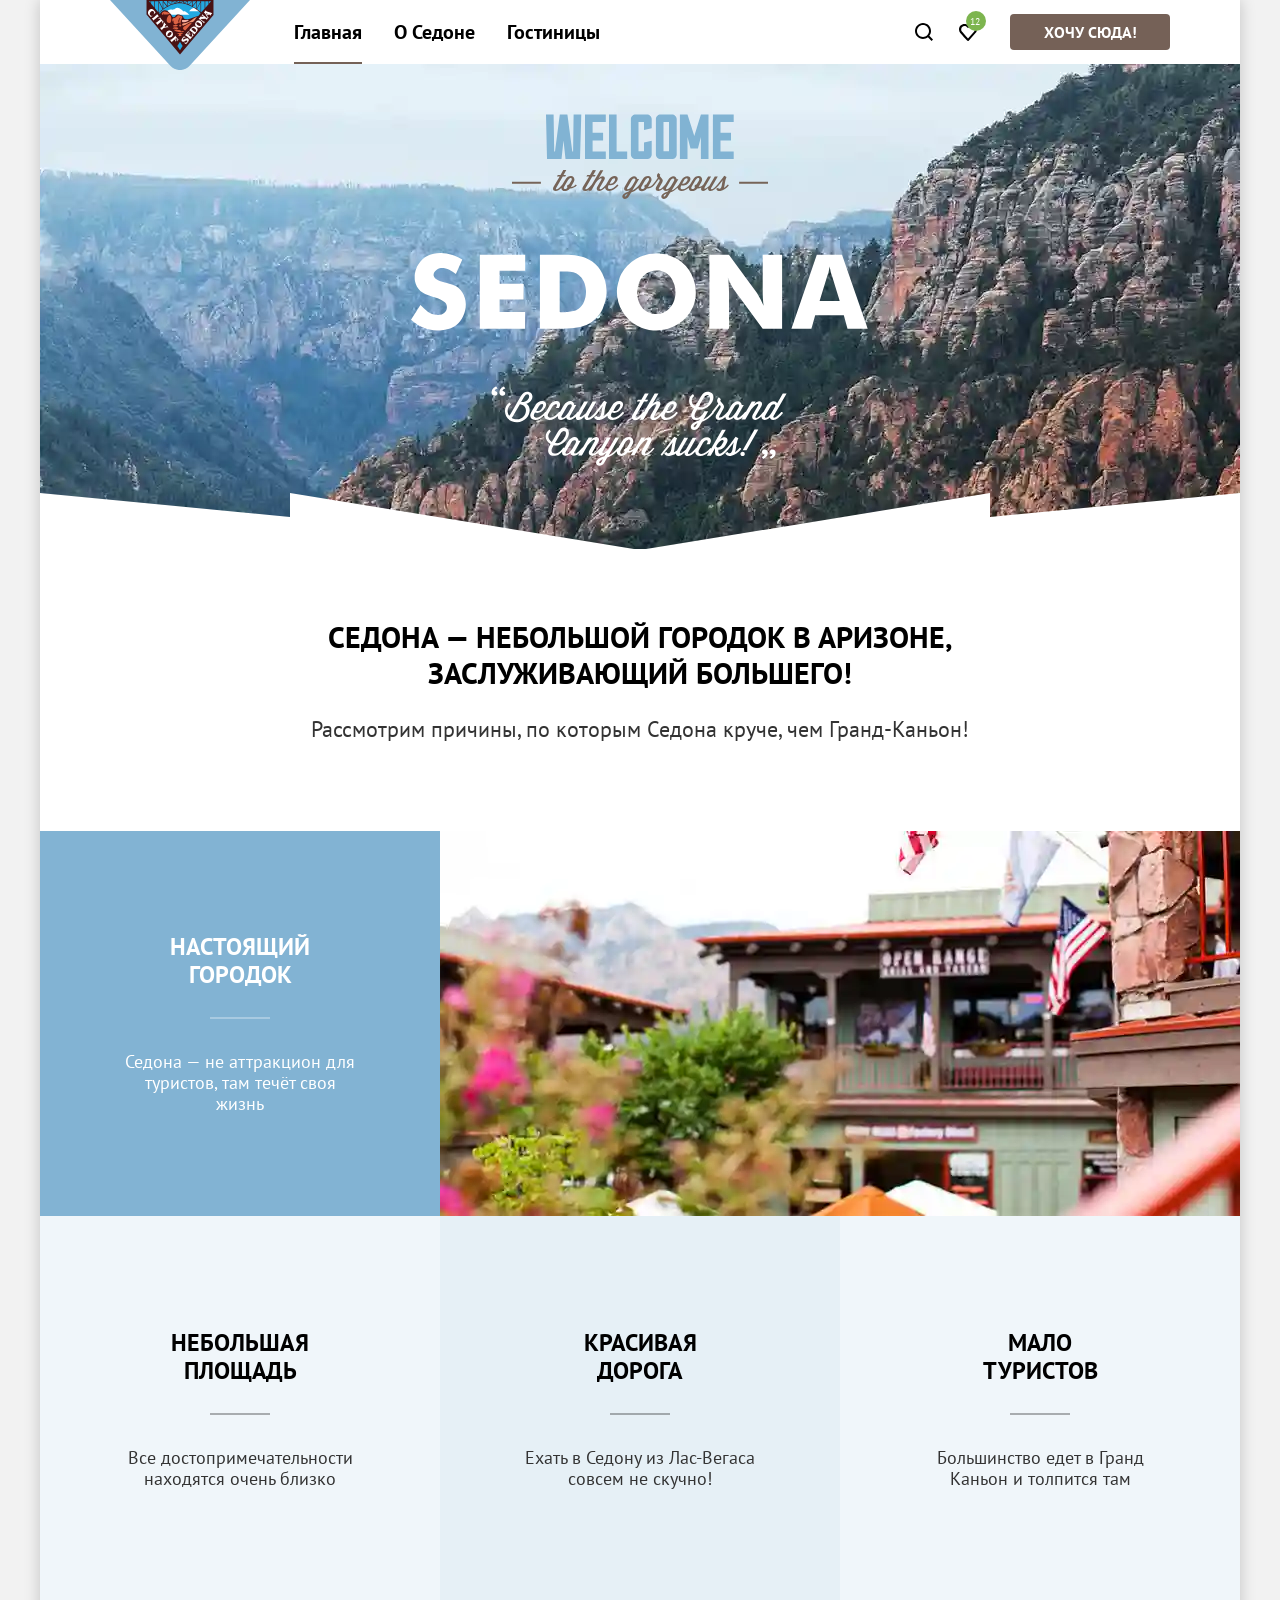
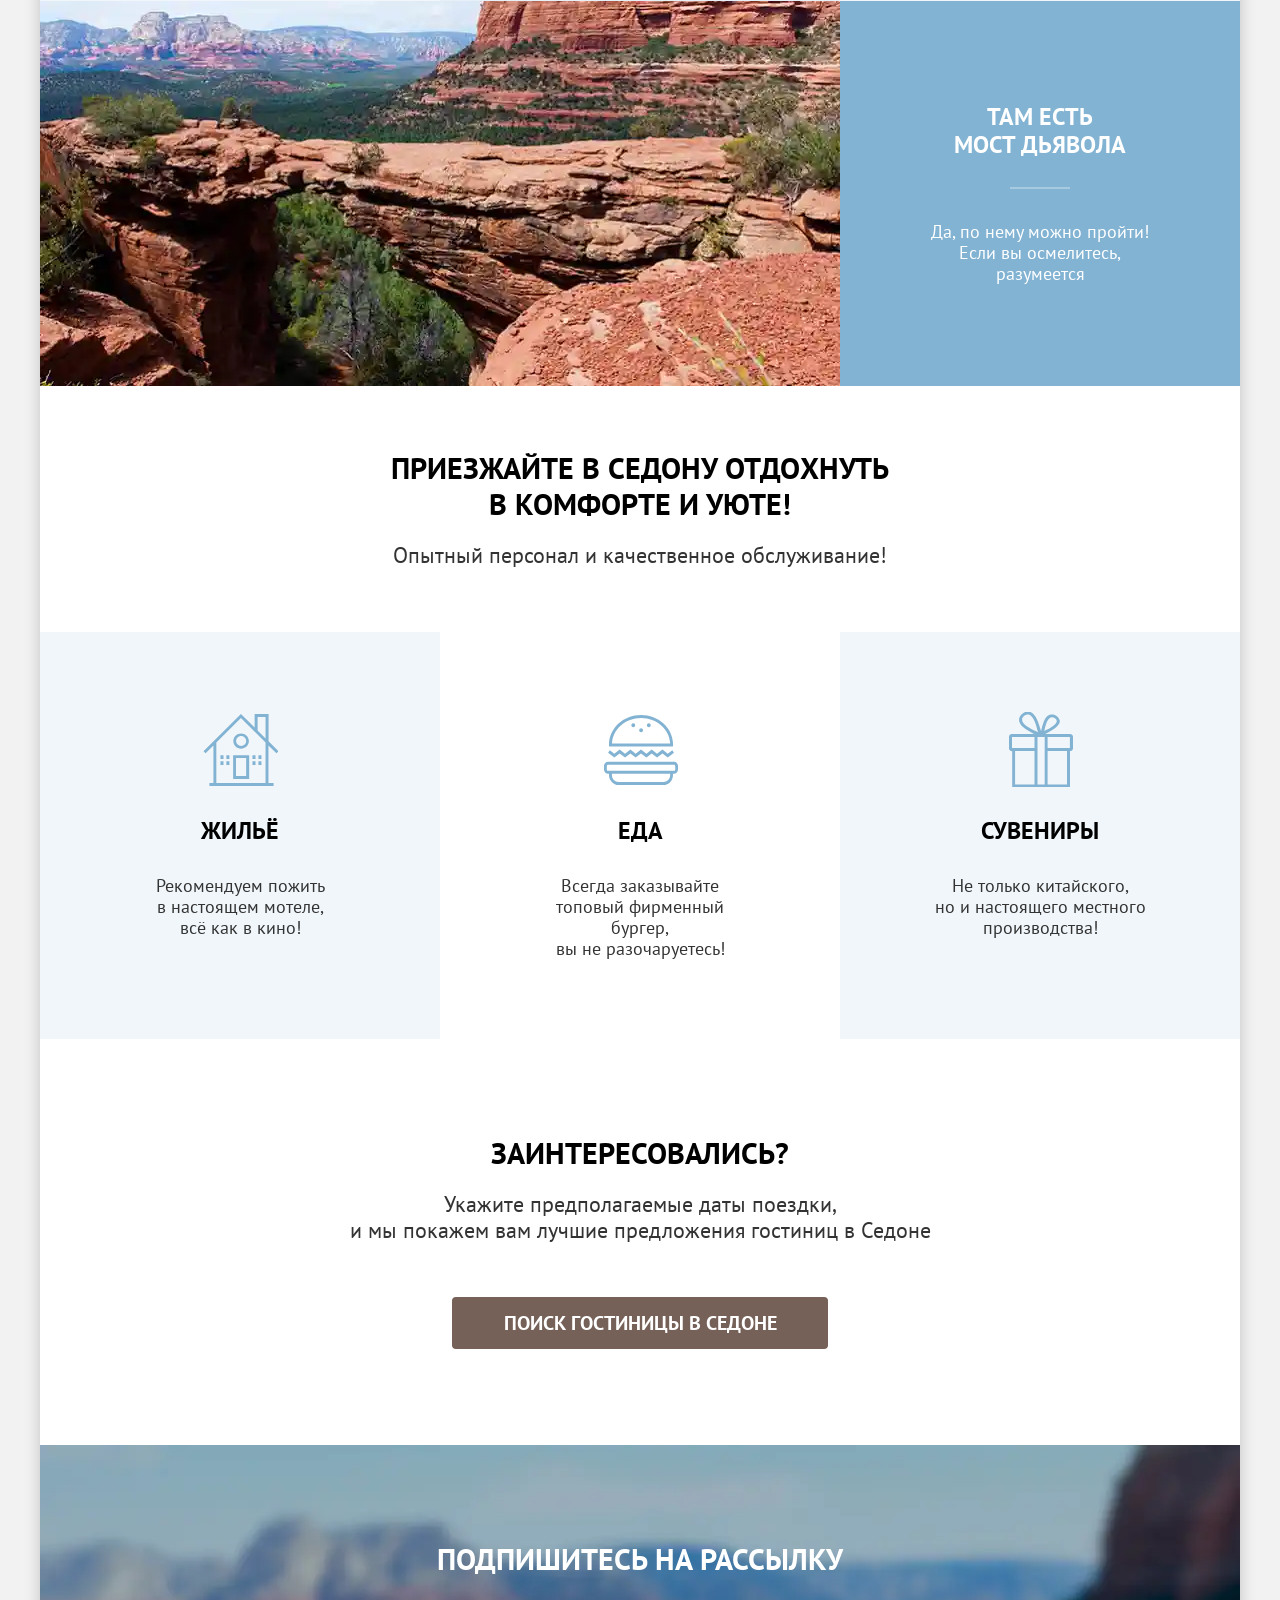
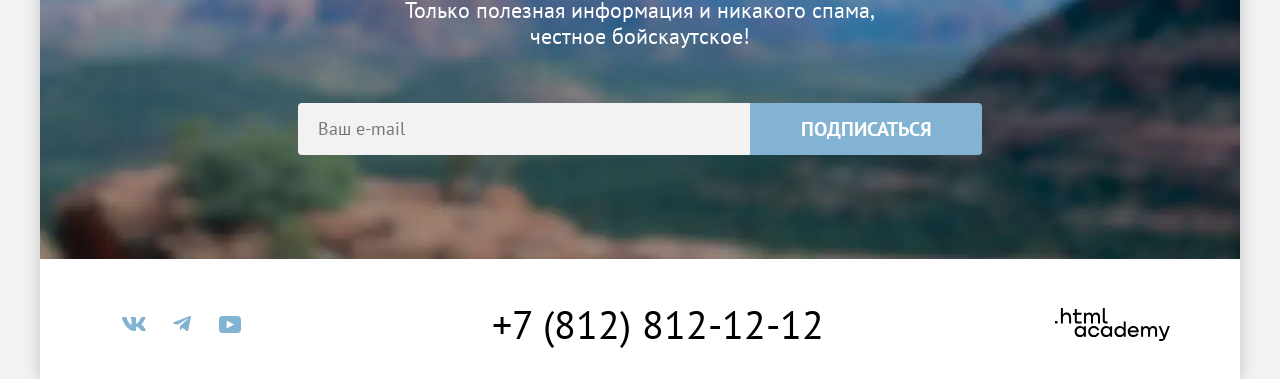
<file: index.html>
<!doctype html>
<html lang="ru">
  <head>
    <meta charset="UTF-8" />
    <meta name="viewport" content="width=device-width, initial-scale=1.0" />

    <link rel="stylesheet" href="./styles/styles.css" />
    <link rel="icon" sizes="32x32" href="favicon.ico" />
    <title>HTML Academy: Седона</title>
  </head>
  <body>
    <div class="page-container">
      <header class="page-header" data-test="header">
        <a href="index.html" class="navigation-logo">
          <img
            src="./image/logo-sedona.svg"
            width="140"
            height="70"
            alt="Логотип города Седона."
          />
        </a>
        <nav class="nav">
          <ul class="nav-list">
            <li class="nav-item">
              <a href="index.html" class="nav-link nav-link-current">Главная</a>
            </li>
            <li class="nav-item">
              <a href="about.html" class="nav-link">О Седоне</a>
            </li>
            <li class="nav-item">
              <a href="catalog.html" class="nav-link">Гостиницы</a>
            </li>
          </ul>
          <ul class="nav-user-list">
            <li class="nav-user-item">
              <a href="search.html" class="nav-user-link search-icon">
                <span class="visually-hidden">Поиск</span>
              </a>
            </li>
            <li class="nav-user-item">
              <a href="favorite.html" class="nav-user-link heart-icon">
                <span class="visually-hidden">Избранное</span>
                <span class="favorites-count">12</span>
              </a>
            </li>
          </ul>
          <a href="catalog.html" class="btn btn-brown btn-action">Хочу сюда!</a>
        </nav>
      </header>
      <main class="main-index main-container" data-test="main">
        <section class="hero" data-test="hero">
          <h1 class="visually-hidden">
            Добро пожаловать в великолепную Седону — потому что Гранд-Каньон
            отстой!
          </h1>
          <img
            src="./image/welcome.svg"
            width="458"
            height="352"
            alt="Добро пожаловать в великолепную Седону — потому что Гранд-Каньон отстой."
            class="hero-logo"
          />
        </section>
        <section class="advantages" data-test="advantages">
          <div class="advantages-block">
            <h2 class="block-title">
              Седона — небольшой городок в Аризоне, заслуживающий большего!
            </h2>
            <p class="block-subtitle">
              Рассмотрим причины, по которым Седона круче, чем Гранд-Каньон!
            </p>
            <h2 class="visually-hidden">Преимущества Седоны</h2>
          </div>
          <ul class="advantages-list">
            <li class="advantages-item advantages-picture">
              <div class="advantages-container">
                <h3 class="item-title">Настоящий городок</h3>
                <p class="item-subtitle">
                  Седона — не аттракцион для туристов, там течёт своя жизнь
                </p>
              </div>
              <img
                src="./image/photo-of-sedona.webp"
                width="800"
                height="385"
                alt="Фото города Седона."
                class="advantages-img"
              />
            </li>
            <li class="advantages-item">
              <h3 class="item-title">Небольшая площадь</h3>
              <p class="item-subtitle">
                Все достопримечательности находятся очень близко
              </p>
            </li>
            <li class="advantages-item">
              <h3 class="item-title">Красивая<br />дорога</h3>
              <p class="item-subtitle">
                Ехать в Седону из Лас-Вегаса<br> совсем не скучно!
              </p>
            </li>
            <li class="advantages-item">
              <h3 class="item-title">Мало<br />туристов</h3>
              <p class="item-subtitle">
                Большинство едет в Гранд Каньон и толпится там
              </p>
            </li>
            <li class="advantages-item advantages-picture">
              <img
                src="./image/devil-bridge.webp"
                width="800"
                height="385"
                alt="Фото моста дьявола."
                class="advantages-img"
              />
              <div class="advantages-container">
                <h3 class="item-title">Там есть<br />мост дьявола</h3>
                <p class="item-subtitle">
                  Да, по нему можно пройти! Если вы осмелитесь, разумеется
                </p>
              </div>
            </li>
          </ul>
        </section>
        <section class="services">
          <div class="services-block">
            <h2 class="block-title">
              Приезжайте в Седону отдохнуть в комфорте и уюте!
            </h2>
            <p class="block-subtitle">
              Опытный персонал и качественное обслуживание!
            </p>
          </div>
          <h2 class="visually-hidden">Услуги</h2>
          <ul class="services-list">
            <li class="services-item house-icon">
              <h3 class="item-title">Жильё</h3>
              <p class="item-subtitle">
                Рекомендуем пожить <br />в настоящем мотеле,<br />всё как в
                кино!
              </p>
            </li>
            <li class="services-item food-icon">
              <h3 class="item-title">Еда</h3>
              <p class="item-subtitle">
                Всегда заказывайте<br />топовый фирменный бургер,<br />вы не
                разочаруетесь!
              </p>
            </li>
            <li class="services-item souvenir-icon">
              <h3 class="item-title">Сувениры</h3>
              <p class="item-subtitle">
                Не только китайского,<br />но и настоящего местного
                производства!
              </p>
            </li>
          </ul>
        </section>
        <section class="hotel-search" data-test="search">
          <h2 class="block-title">Заинтересовались?</h2>
          <p class="block-subtitle">
            Укажите предполагаемые даты поездки,<br />и мы покажем вам лучшие
            предложения гостиниц в Седоне
          </p>
          <button class="btn btn-brown btn-large" type="submit" id="open-modal">
            Поиск гостиницы в седоне
          </button>
        </section>
        <section class="subscribe subscribe-background" data-test="subscribe">
          <h2 class="block-title">Подпишитесь на рассылку</h2>
          <p class="block-subtitle">
            Только полезная информация и никакого спама,<br />честное
            бойскаутское!
          </p>
          <form
            action="https://echo.htmlacademy.ru/"
            class="subscribe-form"
            method="post"
          >
            <input
              type="email"
              class="subscribe-input"
              name="email"
              placeholder="Ваш e-mail"
              required
            />
            <button type="submit" class="btn btn-blue btn-large">
              Подписаться
            </button>
          </form>
        </section>
      </main>
      <footer class="page-footer" data-test="footer">
        <ul class="footer-social-list">
          <li class="footer-social-item">
            <a href="https://vk.com/htmlacademy" class="footer-social-link">
              <span class="visually-hidden">VK</span>
              <svg
                xmlns="http://www.w3.org/2000/svg"
                width="24"
                height="14"
                fill="#83b3d3"
                viewBox="0 0 24 14"
              >
                <path
                  fill-rule="evenodd"
                  d="M23.45.948c.166-.546 0-.948-.795-.948H20.03c-.668 0-.976.347-1.143.73 0 0-1.335 3.196-3.226 5.272-.612.602-.89.793-1.224.793-.167 0-.418-.191-.418-.738V.948c0-.656-.184-.948-.74-.948H9.151c-.417 0-.668.304-.668.593 0 .621.946.765 1.043 2.513v3.798c0 .833-.153.984-.487.984-.89 0-3.055-3.211-4.34-6.885C4.45.288 4.198 0 3.527 0H.9C.15 0 0 .347 0 .73c0 .682.89 4.07 4.145 8.551C6.315 12.341 9.37 14 12.153 14c1.669 0 1.875-.368 1.875-1.003v-2.313c0-.737.158-.884.687-.884.39 0 1.057.192 2.615 1.667C19.11 13.216 19.403 14 20.405 14h2.625c.75 0 1.126-.368.91-1.096-.238-.724-1.088-1.775-2.215-3.022-.612-.71-1.53-1.475-1.809-1.858-.389-.491-.278-.71 0-1.147 0 0 3.2-4.426 3.533-5.929z"
                  clip-rule="evenodd"
                />
              </svg>
            </a>
          </li>
          <li class="footer-social-item">
            <a href="https://t.me/htmlacademy" class="footer-social-link">
              <span class="visually-hidden">Telegram</span>
              <svg
                xmlns="http://www.w3.org/2000/svg"
                width="18"
                height="16"
                fill="#83b3d3"
                viewBox="0 0 18 16"
              >
                <path
                  d="M16.785.1.84 6.247C-.248 6.685-.24 7.292.64 7.563L4.735 8.84l9.472-5.976c.448-.273.857-.126.52.172L7.054 9.962H7.05h.002l-.283 4.22c.414 0 .597-.19.829-.413l1.988-1.934 4.136 3.055c.762.42 1.31.204 1.5-.706L17.938 1.39c.278-1.114-.425-1.619-1.153-1.29"
                />
              </svg>
            </a>
          </li>
          <li class="footer-social-item">
            <a
              href="https://www.youtube.com/user/htmlacademyru"
              class="footer-social-link"
            >
              <span class="visually-hidden">YouTube</span>
              <svg
                xmlns="http://www.w3.org/2000/svg"
                width="22"
                height="17"
                fill="#83b3d3"
                viewBox="0 0 22 17"
              >
                <path
                  d="M18.607 0H3.174C1.314 0 0 1.594 0 3.4v10.094C0 15.406 1.313 17 3.174 17h15.652C20.468 17 22 15.406 22 13.6V3.4C21.781 1.594 20.468 0 18.607 0M7.662 12.538V4.463L14.995 8.5z"
                />
              </svg>
            </a>
          </li>
        </ul>
        <a href="tel:88128121212" class="footer-contact-number"
          >+7 (812) 812-12-12</a
        >
        <a
          href="https://htmlacademy.ru/intensive/htmlcss"
          class="footer-logo-link"
        >
          <svg
            xmlns="http://www.w3.org/2000/svg"
            width="115"
            height="33"
            role="img"
            aria-label="Логотип htmlacademy"
            fill="#000"
            viewBox="0 0 115 33"
          >
            <path
              d="M0 12.9v2.6h2.5v-2.6zM11.6 4.5c-1.6 0-2.8.7-3.6 1.7h-.1V0h-2v15.5h2v-5.3c0-2.1 1.3-3.6 3.3-3.6 1.8 0 2.9 1.4 2.9 3.2v5.7h2V9.4c.1-3-1.8-4.9-4.5-4.9M26.6 4.8h-4.8V1.1h-2v3.8h-1.9v2h1.9v6c0 1.7 1 2.7 2.7 2.7h4.1v-2h-3.7c-.7 0-1.1-.4-1.1-1.1V6.8h4.8zM41.1 4.6c-1.6 0-2.9.8-3.5 2.1h-.1c-.6-1.2-1.8-2.1-3.4-2.1-1.4 0-2.5.8-3.1 1.8h-.1V4.8H29v10.6h2V10c0-2 1-3.5 2.6-3.5 1.5 0 2.4 1 2.4 2.6v6.3h2V9.8c0-2.4 1.4-3.3 2.6-3.3 1.5 0 2.4 1 2.4 2.6v6.3h2V8.9c.1-2.5-1.4-4.3-3.9-4.3M47.8 12.7c0 1.7 1 2.7 2.8 2.7h2v-2h-1.7c-.7 0-1.1-.4-1.1-1.1V0h-2zM28.9 19.7c-.9-1.1-2.2-1.8-3.9-1.8-3.1 0-5.4 2.3-5.4 5.6s2.3 5.6 5.4 5.6c1.8 0 3-.8 3.8-1.9h.1v1.6h2V18.2h-2zm-3.6 7.4c-2.2 0-3.6-1.6-3.6-3.6s1.4-3.6 3.6-3.6 3.6 1.6 3.6 3.6c0 1.9-1.4 3.6-3.6 3.6M44.2 22c-.5-2.4-2.6-4.1-5.4-4.1-3.4 0-5.6 2.5-5.6 5.6s2.2 5.6 5.6 5.6c2.8 0 4.9-1.8 5.4-4.2h-2.1c-.4 1.3-1.7 2.3-3.3 2.3-2.2 0-3.6-1.6-3.6-3.6s1.4-3.6 3.6-3.6c1.6 0 2.8 1 3.3 2.2h2.1zM55.1 19.7c-.9-1.1-2.2-1.8-3.9-1.8-3.1 0-5.4 2.3-5.4 5.6s2.3 5.6 5.4 5.6c1.8 0 3-.8 3.8-1.9h.1v1.6h2V18.2h-2zm-3.6 7.4c-2.2 0-3.6-1.6-3.6-3.6s1.4-3.6 3.6-3.6 3.6 1.6 3.6 3.6c0 1.9-1.5 3.6-3.6 3.6M68.7 19.8c-.9-1.1-2.2-1.9-3.9-1.9-3.1 0-5.4 2.3-5.4 5.6s2.2 5.6 5.4 5.6c1.7 0 3-.8 3.8-1.8h.1v1.5h2V13.4h-2zm-3.6 7.3c-2.2 0-3.6-1.6-3.6-3.6s1.4-3.6 3.6-3.6 3.6 1.6 3.6 3.6c-.1 2-1.5 3.6-3.6 3.6M78.3 17.9c-3.3 0-5.5 2.5-5.5 5.6 0 3 2.1 5.6 5.5 5.6 2.5 0 4.5-1.3 5.2-3.6h-2.1c-.5 1-1.6 1.6-3 1.6-1.9 0-3.3-1.3-3.4-2.9h8.8c.2-3.6-2-6.3-5.5-6.3m0 1.9c1.7 0 3 1 3.3 2.6h-6.5c.3-1.5 1.5-2.6 3.2-2.6M98.2 17.9c-1.6 0-2.9.8-3.6 2h-.1c-.6-1.2-1.8-2-3.4-2-1.4 0-2.5.7-3.1 1.8v-1.5h-1.9v10.6h2v-5.4c0-2 1-3.4 2.6-3.5 1.5 0 2.4 1 2.4 2.6v6.3h2v-5.6c0-2.4 1.4-3.3 2.6-3.3 1.5 0 2.4 1 2.4 2.6v6.3h2v-6.5c.1-2.6-1.4-4.4-3.9-4.4M109.4 27l-3.6-8.9h-2.2l4.8 11.6c-.3.9-.7 1.2-1.7 1.2h-2.5v2h2.5c1.8 0 2.8-.8 3.5-2.6l4.7-12.2h-2.1z"
            />
          </svg>
        </a>
      </footer>
    </div>
    <div class="modal-container modal-hidden">
      <div class="modal">
        <button class="modal-close-btn" type="button">
          <span class="visually-hidden">Закрыть</span>
        </button>

        <section class="modal-content" aria-labelledby="modal-title">
          <h2 class="modal-title block-title" id="modal-title">
            Поиск гостиницы в Седоне
          </h2>

          <form
            action="https://echo.htmlacademy.ru/"
            method="post"
            class="modal-form"
          >
            <div class="modal-date-row">
              <label class="form-label" for="arrival-date">
                Дата Заезда:
              </label>

              <div class="form-field">
                <input
                  name="chekin"
                  class="form-input"
                  type="text"
                  id="arrival-date"
                  value="27 апреля 2020"
                  placeholder="Укажите дату"
                  required
                />

                <span class="form-message invalid-message" id="arrival-message">
                  Мы не можем отправить вас в прошлое.
                </span>
              </div>
            </div>

            <div class="modal-date-row">
              <label class="form-label" for="departure-date">
                Дата Выезда:
              </label>

              <div class="form-field">
                <input
                  name="chekout"
                  class="form-input"
                  type="text"
                  value="1 сентября 2023"
                  id="departure-date"
                  placeholder="Укажите дату"
                  required
                />

                <span class="form-message" id="departure-message">
                  На эти даты есть свободные номера. Пока есть.
                </span>
              </div>
            </div>

            <div class="modal-guests">
              <div class="modal-guest-group modal-adults">
                <label class="form-label" for="adults"> Взрослые: </label>

                <div class="form-counter">
                  <button
                    class="counter-btn btn-minus"
                    type="button"
                    aria-label="Уменьшить количество взрослых"
                  ></button>

                  <input
                    class="form-input"
                    id="adults"
                    name="adults"
                    type="number"
                    min="1"
                    value="2"
                    required
                  />

                  <button
                    class="counter-btn btn-plus"
                    type="button"
                    aria-label="Увеличить количество взрослых"
                  ></button>
                </div>
              </div>

              <div class="modal-guest-group modal-children">
                <div class="label-wrapper">
                  <label class="form-label" for="children"> Дети: </label>

                  <span class="tooltip">
                    <button
                      class="tooltip-toggle"
                      type="button"
                      aria-label="Информация о возрасте детей"
                      aria-describedby="children-tooltip"
                    >
                      <span aria-hidden="true"></span>
                    </button>

                    <span
                      class="tooltip-text"
                      id="children-tooltip"
                      role="tooltip"
                    >
                      Укажите количество детей, которые будут с вами, возраст
                      которых от 6 до 18 лет. Дети до 6 лет размещаются
                      бесплатно.
                    </span>
                  </span>
                </div>

                <div class="form-counter">
                  <button
                    class="counter-btn btn-minus"
                    type="button"
                    aria-label="Уменьшить количество детей"
                  ></button>

                  <input
                    class="form-input"
                    id="children"
                    name="children"
                    type="number"
                    min="0"
                    value="2"
                    required
                  />

                  <button
                    class="counter-btn btn-plus"
                    type="button"
                    aria-label="Увеличить количество детей"
                  ></button>
                </div>
              </div>
            </div>

            <button
              class="modal-form-submit btn btn-blue btn-large"
              type="submit"
            >
              Найти
            </button>
          </form>
        </section>
      </div>
    </div>
    <script src="script.js"></script>
  </body>
</html>
</file>
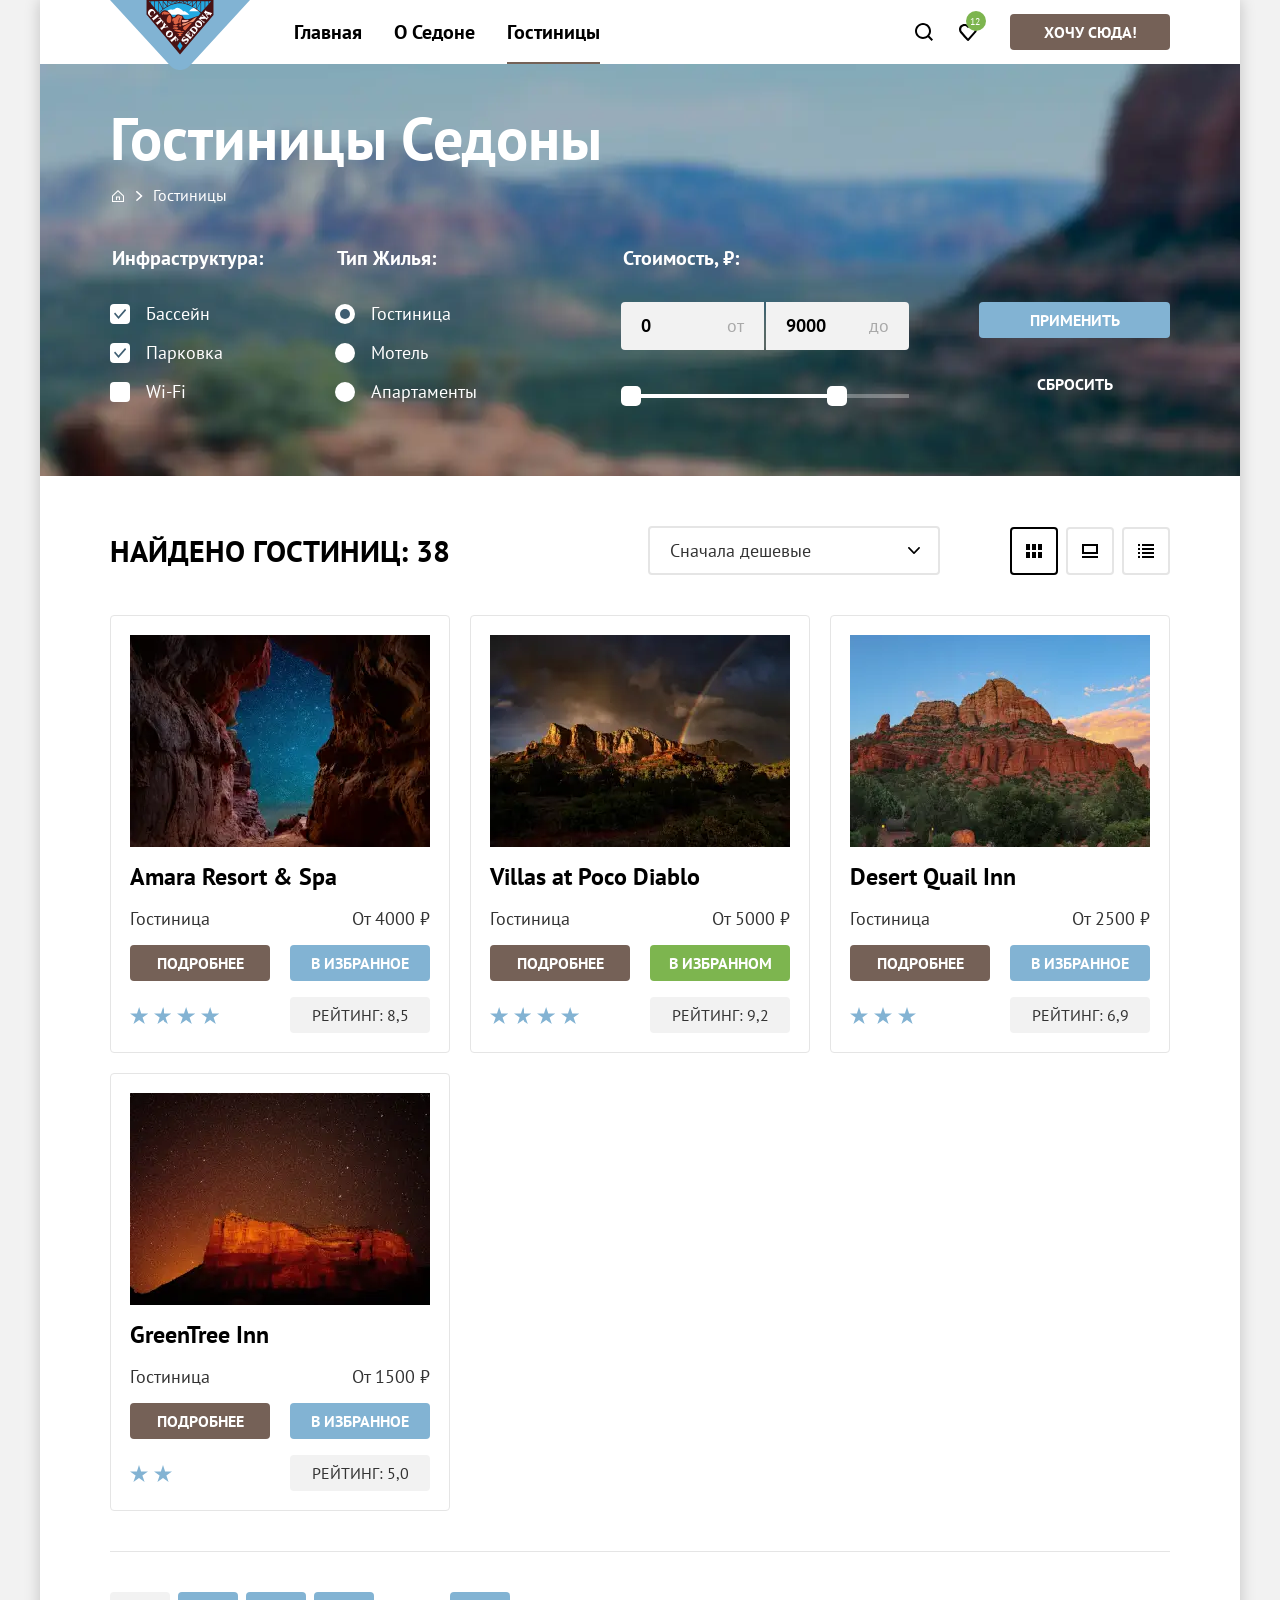
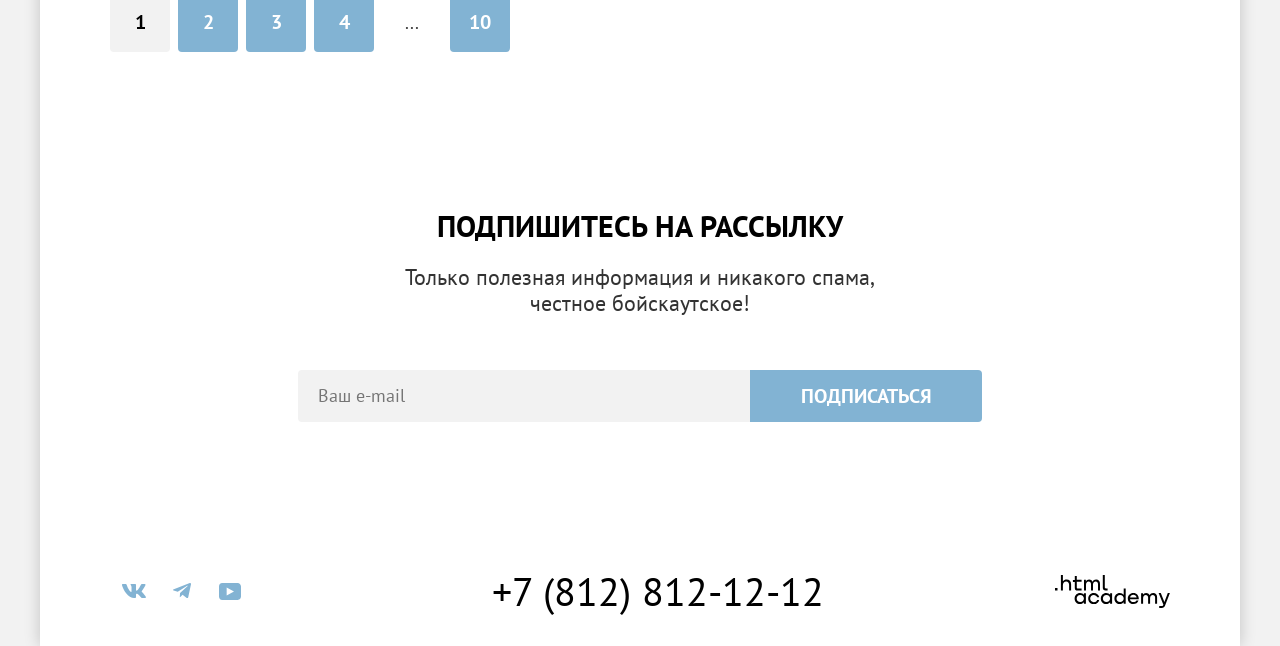
<file: catalog.html>
<!doctype html>
<html lang="ru">
  <head>
    <meta charset="UTF-8" />
    <meta name="viewport" content="width=device-width, initial-scale=1.0" />

    <link rel="stylesheet" href="./styles/styles.css" />
    <link rel="icon" sizes="32x32" href="favicon.ico" />
    <title>Гостиницы Седоны</title>
  </head>
  <body>
    <div class="page-container">
      <header class="page-header" data-test="header">
        <a href="index.html" class="navigation-logo">
          <img
            src="./image/logo-sedona.svg"
            width="140"
            height="70"
            alt="Логотип города Седона."
          />
        </a>
        <nav class="nav">
          <ul class="nav-list">
            <li class="nav-item">
              <a href="index.html" class="nav-link">Главная</a>
            </li>
            <li class="nav-item">
              <a href="about.html" class="nav-link">О Седоне</a>
            </li>
            <li class="nav-item">
              <a class="nav-link nav-link-current" aria-current="page"
                >Гостиницы</a
              >
            </li>
          </ul>
          <ul class="nav-user-list">
            <li class="nav-user-item">
              <a href="search.html" class="nav-user-link search-icon">
                <span class="visually-hidden">Поиск</span>
              </a>
            </li>
            <li class="nav-user-item">
              <a href="favorite.html" class="nav-user-link heart-icon">
                <span class="visually-hidden">Избранное</span>
                <span class="favorites-count">12</span>
              </a>
            </li>
          </ul>
          <a href="catalog.html" class="btn btn-brown btn-action">Хочу сюда!</a>
        </nav>
      </header>
      <main class="main-inner" data-test="main">
        <header class="inner-header" data-test="filter">
          <h1 class="inner-header-title">Гостиницы Седоны</h1>
          <ul class="breadcrumbs">
            <li class="breadcrumbs-item">
              <a
                href="index.html"
                class="breadcrumbs-link breadcrumbs-link-home"
              >
                <span class="visually-hidden">Главная</span>
              </a>
            </li>
            <li class="breadcrumbs-item">
              <span class="breadcrumbs-link" aria-current="page"
                >Гостиницы</span
              >
            </li>
          </ul>
          <form
            action="https://echo.htmlacademy.ru/"
            class="catalog-filter"
            method="post"
          >
            <fieldset class="catalog-filter-group">
              <legend class="catalog-filter-title">Инфраструктура:</legend>
              <ul class="catalog-filter-list">
                <li class="catalog-filter-item">
                  <label class="control">
                    <input
                      type="checkbox"
                      class="control-input visually-hidden"
                      name="infrastructure"
                      value="pool"
                      checked
                    />
                    <span class="control-mark"></span>
                    <span class="control-label">Бассейн</span>
                  </label>
                </li>
                <li class="catalog-filter-item">
                  <label class="control">
                    <input
                      type="checkbox"
                      class="control-input visually-hidden"
                      name="infrastructure"
                      value="parking"
                      checked
                    />
                    <span class="control-mark"></span>
                    <span class="control-label">Парковка</span>
                  </label>
                </li>
                <li class="catalog-filter-item">
                  <label class="control">
                    <input
                      type="checkbox"
                      class="control-input visually-hidden"
                      name="infrastructure"
                      value="wifi"
                    />
                    <span class="control-mark"></span>
                    <span class="control-label">Wi-Fi</span>
                  </label>
                </li>
              </ul>
            </fieldset>
            <fieldset class="catalog-filter-group">
              <legend class="catalog-filter-title">Тип Жилья:</legend>
              <ul class="catalog-filter-list">
                <li class="catalog-filter-item">
                  <label class="control">
                    <input
                      type="radio"
                      class="control-input visually-hidden"
                      name="housing"
                      value="hotel"
                      checked
                    />
                    <span class="control-mark"></span>
                    <span class="control-label">Гостиница</span>
                  </label>
                </li>
                <li class="catalog-filter-item">
                  <label class="control">
                    <input
                      type="radio"
                      class="control-input visually-hidden"
                      name="housing"
                      value="motel"
                    />
                    <span class="control-mark"></span>
                    <span class="control-label">Мотель</span>
                  </label>
                </li>
                <li class="catalog-filter-item">
                  <label class="control">
                    <input
                      type="radio"
                      class="control-input visually-hidden"
                      name="housing"
                      value="apartments"
                    />
                    <span class="control-mark"></span>
                    <span class="control-label">Апартаменты</span>
                  </label>
                </li>
              </ul>
            </fieldset>
            <fieldset class="catalog-filter-group">
              <legend class="catalog-filter-title">Стоимость, ₽:</legend>
              <div class="range">
                <div class="range-wrapper-inputs">
                  <div class="range-input">
                    <input
                      type="number"
                      class="control-input-minmax input-min"
                      name="sum-min"
                      value="0"
                    />
                    <span>от</span>
                  </div>
                  <div class="range-input">
                    <input
                      type="number"
                      class="control-input-minmax input-max"
                      name="sum-max"
                      value="9000"
                    />
                    <span>до</span>
                  </div>
                </div>
                <div class="range-scale">
                  <div class="range-bar">
                    <button type="button" class="range-toggle toggle-min">
                      <span class="visually-hidden"
                        >Изменить минимальную цену</span
                      >
                    </button>
                    <button type="button" class="range-toggle toggle-max">
                      <span class="visually-hidden"
                        >Изменить максимальную цену</span
                      >
                    </button>
                  </div>
                </div>
              </div>
            </fieldset>
            <div class="catalog-filter-buttons">
              <button type="submit" class="btn btn-blue catalog-filter-submit">
                Применить
              </button>
              <button
                type="reset"
                class="btn btn-transparent catalog-filter-reset"
              >
                Сбросить
              </button>
            </div>
          </form>
        </header>
        <section class="catalog" data-test="catalog">
          <h2 class="visually-hidden">Каталог гостиниц</h2>
          <div class="search">
            <p class="search-title">Найдено гостиниц: 38</p>
            <select
              class="select-control"
              aria-label="Сортировка"
              name="view-mode"
            >
              <option value="cheap">Сначала дешевые</option>
              <option value="popular">Сначала популярные</option>
            </select>
            <ul class="view-list">
              <li class="view-item">
                <a
                  href="catalog.html?view=tile"
                  class="view-link view-link-current view-tile-icon"
                >
                  <span class="visually-hidden">Показать плиткой</span>
                </a>
              </li>
              <li class="view-item">
                <a
                  href="catalog.html?view=card"
                  class="view-link view-card-icon"
                >
                  <span class="visually-hidden">Показать карточку</span>
                </a>
              </li>
              <li class="view-item">
                <a
                  href="catalog.html?view=list"
                  class="view-link view-list-icon"
                >
                  <span class="visually-hidden">Показать списком</span>
                </a>
              </li>
            </ul>
          </div>
          <ul class="hotels-list">
            <li class="hotels-card">
              <img
                src="./image/hotel-amara-resort-spa.webp"
                width="300"
                height="212"
                alt="Фото гостиницы Amara Resort & Spa."
                class="hotels-card-photo"
              />
              <h3 class="hotels-card-title">Amara Resort & Spa</h3>
              <div class="hotels-card-container">
                <p class="hotels-card-type">Гостиница</p>
                <p class="hotels-card-price">От 4000 ₽</p>
                <a
                  href="amara-hotel.html"
                  class="hotels-card-link btn btn-brown"
                  >подробнее</a
                >
                <button type="button" class="btn btn-blue">в избранное</button>
                <div class="hotels-card-stars four-stars">
                  <span class="visually-hidden">4 звезды</span>
                </div>
                <p class="hotels-card-rating">Рейтинг: 8,5</p>
              </div>
            </li>
            <li class="hotels-card">
              <img
                src="./image/hotel-villas-at-poco-diablo.webp"
                width="300"
                height="212"
                alt="Фото гостиницы Villas at Poco Diablo."
                class="hotels-card-photo"
              />
              <h3 class="hotels-card-title">Villas at Poco Diablo</h3>
              <div class="hotels-card-container">
                <p class="hotels-card-type">Гостиница</p>
                <p class="hotels-card-price">От 5000 ₽</p>
                <a
                  href="villas-hotel.html"
                  class="hotels-card-link btn btn-brown"
                  >подробнее</a
                >
                <button
                  type="button"
                  class="hotels-card-favorites btn btn-green"
                >
                  в избранном
                </button>
                <div class="hotels-card-stars four-stars">
                  <span class="visually-hidden">4 звезды</span>
                </div>
                <p class="hotels-card-rating">Рейтинг: 9,2</p>
              </div>
            </li>
            <li class="hotels-card">
              <img
                src="./image/hotel-desert-quail-inn.webp"
                width="300"
                height="212"
                alt="Фото гостиницы Desert Quail Inn."
                class="hotels-card-photo"
              />
              <h3 class="hotels-card-title">Desert Quail Inn</h3>
              <div class="hotels-card-container">
                <p class="hotels-card-type">Гостиница</p>
                <p class="hotels-card-price">От 2500 ₽</p>
                <a
                  href="desert-hotel.html"
                  class="hotels-card-link btn btn-brown"
                  >подробнее</a
                >
                <button
                  type="button"
                  class="hotels-card-favorites btn btn-blue"
                >
                  в избранное
                </button>
                <div class="hotels-card-stars three-stars">
                  <span class="visually-hidden">3 звезды</span>
                </div>
                <p class="hotels-card-rating">Рейтинг: 6,9</p>
              </div>
            </li>
            <li class="hotels-card">
              <img
                src="./image/hotel-greentree-inn.webp"
                width="300"
                height="212"
                alt="Фото гостиницы GreenTree Inn."
                class="hotels-card-photo"
              />
              <h3 class="hotels-card-title">GreenTree Inn</h3>
              <div class="hotels-card-container">
                <p class="hotels-card-type">Гостиница</p>
                <p class="hotels-card-price">От 1500 ₽</p>
                <a
                  href="green-hotel.html"
                  class="hotels-card-link btn btn-brown"
                  >подробнее</a
                >
                <button
                  type="button"
                  class="hotels-card-favorites btn btn-blue"
                >
                  в избранное
                </button>
                <div class="hotels-card-stars two-stars">
                  <span class="visually-hidden">2 звезды</span>
                </div>
                <p class="hotels-card-rating">Рейтинг: 5,0</p>
              </div>
            </li>
          </ul>
          <ul class="pagination-list">
            <li class="pagination-item">
              <a
                class="pagination-link pagination-link-current"
                aria-current="page"
                >1</a
              >
            </li>
            <li class="pagination-item">
              <a href="#" class="pagination-link">2</a>
            </li>
            <li class="pagination-item">
              <a href="#" class="pagination-link">3</a>
            </li>
            <li class="pagination-item">
              <a href="#" class="pagination-link">4</a>
            </li>
            <li class="pagination-item">...</li>
            <li class="pagination-item">
              <a href="#" class="pagination-link">10</a>
            </li>
          </ul>
        </section>
        <section class="subscribe" data-test="subscribe">
          <h2 class="block-title">Подпишитесь на рассылку</h2>
          <p class="block-subtitle">
            Только полезная информация и никакого спама,<br />честное
            бойскаутское!
          </p>
          <form
            action="https://echo.htmlacademy.ru/"
            class="subscribe-form"
            method="post"
          >
            <input
              type="email"
              name="email"
              class="subscribe-input"
              placeholder="Ваш e-mail"
              required
            />
            <button type="submit" class="btn btn-blue btn-large">
              Подписаться
            </button>
          </form>
        </section>
      </main>
      <footer class="page-footer" data-test="footer">
        <ul class="footer-social-list">
          <li class="footer-social-item">
            <a href="https://vk.com/htmlacademy" class="footer-social-link">
              <span class="visually-hidden">VK</span>
              <svg
                xmlns="http://www.w3.org/2000/svg"
                width="24"
                height="14"
                fill="#83b3d3"
                viewBox="0 0 24 14"
              >
                <path
                  fill-rule="evenodd"
                  d="M23.45.948c.166-.546 0-.948-.795-.948H20.03c-.668 0-.976.347-1.143.73 0 0-1.335 3.196-3.226 5.272-.612.602-.89.793-1.224.793-.167 0-.418-.191-.418-.738V.948c0-.656-.184-.948-.74-.948H9.151c-.417 0-.668.304-.668.593 0 .621.946.765 1.043 2.513v3.798c0 .833-.153.984-.487.984-.89 0-3.055-3.211-4.34-6.885C4.45.288 4.198 0 3.527 0H.9C.15 0 0 .347 0 .73c0 .682.89 4.07 4.145 8.551C6.315 12.341 9.37 14 12.153 14c1.669 0 1.875-.368 1.875-1.003v-2.313c0-.737.158-.884.687-.884.39 0 1.057.192 2.615 1.667C19.11 13.216 19.403 14 20.405 14h2.625c.75 0 1.126-.368.91-1.096-.238-.724-1.088-1.775-2.215-3.022-.612-.71-1.53-1.475-1.809-1.858-.389-.491-.278-.71 0-1.147 0 0 3.2-4.426 3.533-5.929z"
                  clip-rule="evenodd"
                />
              </svg>
            </a>
          </li>
          <li class="footer-social-item">
            <a href="https://t.me/htmlacademy" class="footer-social-link">
              <span class="visually-hidden">Telegram</span>
              <svg
                xmlns="http://www.w3.org/2000/svg"
                width="18"
                height="16"
                fill="#83b3d3"
                viewBox="0 0 18 16"
              >
                <path
                  d="M16.785.1.84 6.247C-.248 6.685-.24 7.292.64 7.563L4.735 8.84l9.472-5.976c.448-.273.857-.126.52.172L7.054 9.962H7.05h.002l-.283 4.22c.414 0 .597-.19.829-.413l1.988-1.934 4.136 3.055c.762.42 1.31.204 1.5-.706L17.938 1.39c.278-1.114-.425-1.619-1.153-1.29"
                />
              </svg>
            </a>
          </li>
          <li class="footer-social-item">
            <a
              href="https://www.youtube.com/user/htmlacademyru"
              class="footer-social-link"
            >
              <span class="visually-hidden">YouTube</span>
              <svg
                xmlns="http://www.w3.org/2000/svg"
                width="22"
                height="17"
                fill="#83b3d3"
                viewBox="0 0 22 17"
              >
                <path
                  d="M18.607 0H3.174C1.314 0 0 1.594 0 3.4v10.094C0 15.406 1.313 17 3.174 17h15.652C20.468 17 22 15.406 22 13.6V3.4C21.781 1.594 20.468 0 18.607 0M7.662 12.538V4.463L14.995 8.5z"
                />
              </svg>
            </a>
          </li>
        </ul>
        <a href="tel:88128121212" class="footer-contact-number"
          >+7 (812) 812-12-12</a
        >
        <a
          href="https://htmlacademy.ru/intensive/htmlcss"
          class="footer-logo-link"
        >
          <svg
            xmlns="http://www.w3.org/2000/svg"
            width="115"
            height="33"
            role="img"
            aria-label="Логотип htmlacademy"
            fill="#000"
            viewBox="0 0 115 33"
          >
            <path
              d="M0 12.9v2.6h2.5v-2.6zM11.6 4.5c-1.6 0-2.8.7-3.6 1.7h-.1V0h-2v15.5h2v-5.3c0-2.1 1.3-3.6 3.3-3.6 1.8 0 2.9 1.4 2.9 3.2v5.7h2V9.4c.1-3-1.8-4.9-4.5-4.9M26.6 4.8h-4.8V1.1h-2v3.8h-1.9v2h1.9v6c0 1.7 1 2.7 2.7 2.7h4.1v-2h-3.7c-.7 0-1.1-.4-1.1-1.1V6.8h4.8zM41.1 4.6c-1.6 0-2.9.8-3.5 2.1h-.1c-.6-1.2-1.8-2.1-3.4-2.1-1.4 0-2.5.8-3.1 1.8h-.1V4.8H29v10.6h2V10c0-2 1-3.5 2.6-3.5 1.5 0 2.4 1 2.4 2.6v6.3h2V9.8c0-2.4 1.4-3.3 2.6-3.3 1.5 0 2.4 1 2.4 2.6v6.3h2V8.9c.1-2.5-1.4-4.3-3.9-4.3M47.8 12.7c0 1.7 1 2.7 2.8 2.7h2v-2h-1.7c-.7 0-1.1-.4-1.1-1.1V0h-2zM28.9 19.7c-.9-1.1-2.2-1.8-3.9-1.8-3.1 0-5.4 2.3-5.4 5.6s2.3 5.6 5.4 5.6c1.8 0 3-.8 3.8-1.9h.1v1.6h2V18.2h-2zm-3.6 7.4c-2.2 0-3.6-1.6-3.6-3.6s1.4-3.6 3.6-3.6 3.6 1.6 3.6 3.6c0 1.9-1.4 3.6-3.6 3.6M44.2 22c-.5-2.4-2.6-4.1-5.4-4.1-3.4 0-5.6 2.5-5.6 5.6s2.2 5.6 5.6 5.6c2.8 0 4.9-1.8 5.4-4.2h-2.1c-.4 1.3-1.7 2.3-3.3 2.3-2.2 0-3.6-1.6-3.6-3.6s1.4-3.6 3.6-3.6c1.6 0 2.8 1 3.3 2.2h2.1zM55.1 19.7c-.9-1.1-2.2-1.8-3.9-1.8-3.1 0-5.4 2.3-5.4 5.6s2.3 5.6 5.4 5.6c1.8 0 3-.8 3.8-1.9h.1v1.6h2V18.2h-2zm-3.6 7.4c-2.2 0-3.6-1.6-3.6-3.6s1.4-3.6 3.6-3.6 3.6 1.6 3.6 3.6c0 1.9-1.5 3.6-3.6 3.6M68.7 19.8c-.9-1.1-2.2-1.9-3.9-1.9-3.1 0-5.4 2.3-5.4 5.6s2.2 5.6 5.4 5.6c1.7 0 3-.8 3.8-1.8h.1v1.5h2V13.4h-2zm-3.6 7.3c-2.2 0-3.6-1.6-3.6-3.6s1.4-3.6 3.6-3.6 3.6 1.6 3.6 3.6c-.1 2-1.5 3.6-3.6 3.6M78.3 17.9c-3.3 0-5.5 2.5-5.5 5.6 0 3 2.1 5.6 5.5 5.6 2.5 0 4.5-1.3 5.2-3.6h-2.1c-.5 1-1.6 1.6-3 1.6-1.9 0-3.3-1.3-3.4-2.9h8.8c.2-3.6-2-6.3-5.5-6.3m0 1.9c1.7 0 3 1 3.3 2.6h-6.5c.3-1.5 1.5-2.6 3.2-2.6M98.2 17.9c-1.6 0-2.9.8-3.6 2h-.1c-.6-1.2-1.8-2-3.4-2-1.4 0-2.5.7-3.1 1.8v-1.5h-1.9v10.6h2v-5.4c0-2 1-3.4 2.6-3.5 1.5 0 2.4 1 2.4 2.6v6.3h2v-5.6c0-2.4 1.4-3.3 2.6-3.3 1.5 0 2.4 1 2.4 2.6v6.3h2v-6.5c.1-2.6-1.4-4.4-3.9-4.4M109.4 27l-3.6-8.9h-2.2l4.8 11.6c-.3.9-.7 1.2-1.7 1.2h-2.5v2h2.5c1.8 0 2.8-.8 3.5-2.6l4.7-12.2h-2.1z"
            />
          </svg>
        </a>
      </footer>
    </div>
    <div class="modal-container modal-hidden">
      <div class="modal">
        <button class="modal-close-btn" type="button">
          <span class="visually-hidden">Закрыть</span>
        </button>

        <section class="modal-content" aria-labelledby="modal-title">
          <h2 class="modal-title block-title" id="modal-title">
            Поиск гостиницы в Седоне
          </h2>

          <form
            action="https://echo.htmlacademy.ru/"
            method="post"
            class="modal-form"
          >
            <div class="modal-date-row">
              <label class="form-label" for="arrival-date">
                Дата заезда:
              </label>

              <div class="form-field">
                <input
                  class="form-input"
                  id="arrival-date"
                  name="arrival-date"
                  type="date"
                  value="2020-04-27"
                  aria-describedby="arrival-message"
                  required
                />

                <span class="form-message invalid-message" id="arrival-message">
                  Мы не можем отправить вас в прошлое.
                </span>
              </div>
            </div>

            <div class="modal-date-row">
              <label class="form-label" for="departure-date">
                Дата выезда:
              </label>

              <div class="form-field">
                <input
                  class="form-input"
                  id="departure-date"
                  name="departure-date"
                  type="date"
                  value="2023-09-01"
                  aria-describedby="departure-message"
                  required
                />

                <span class="form-message" id="departure-message">
                  На эти даты есть свободные номера. Пока есть.
                </span>
              </div>
            </div>

            <div class="modal-guests">
              <div class="modal-guest-group modal-adults">
                <label class="form-label" for="adults"> Взрослые: </label>

                <div class="form-counter">
                  <button
                    class="counter-btn btn-minus"
                    type="button"
                    aria-label="Уменьшить количество взрослых"
                  ></button>

                  <input
                    class="form-input"
                    id="adults"
                    name="adults"
                    type="number"
                    min="1"
                    value="2"
                    required
                  />

                  <button
                    class="counter-btn btn-plus"
                    type="button"
                    aria-label="Увеличить количество взрослых"
                  ></button>
                </div>
              </div>

              <div class="modal-guest-group modal-children">
                <div class="label-wrapper">
                  <label class="form-label" for="children"> Дети: </label>

                  <span class="tooltip">
                    <button
                      class="tooltip-toggle"
                      type="button"
                      aria-label="Информация о возрасте детей"
                      aria-describedby="children-tooltip"
                    >
                      <span aria-hidden="true">i</span>
                    </button>

                    <span
                      class="tooltip-text"
                      id="children-tooltip"
                      role="tooltip"
                    >
                      Укажите количество детей, которые будут с вами, возраст
                      которых от 6 до 18 лет. Дети до 6 лет размещаются
                      бесплатно.
                    </span>
                  </span>
                </div>

                <div class="form-counter">
                  <button
                    class="counter-btn btn-minus"
                    type="button"
                    aria-label="Уменьшить количество детей"
                  ></button>

                  <input
                    class="form-input"
                    id="children"
                    name="children"
                    type="number"
                    min="0"
                    value="2"
                    required
                  />

                  <button
                    class="counter-btn btn-plus"
                    type="button"
                    aria-label="Увеличить количество детей"
                  ></button>
                </div>
              </div>
            </div>

            <button
              class="modal-form-submit btn btn-blue btn-large"
              type="submit"
            >
              Найти
            </button>
          </form>
        </section>
      </div>
    </div>
    <script src="script.js"></script>
  </body>
</html>
</file>
<file: styles/styles.css>
@font-face {
  font-family: "PT Sans";
  font-style: normal;
  font-weight: 400;
  src: url("../fonts/ptsans-400.woff2") format("woff2");
  font-display: swap;
}

@font-face {
  font-family: "PT Sans";
  font-style: normal;
  font-weight: 700;
  src: url("../fonts/ptsans-700.woff2") format("woff2");
  font-display: swap;
}

/* BASE */
*,
*::before,
*::after {
  box-sizing: border-box;
}

img {
  max-width: 100%;
  height: auto;
  object-fit: cover;
}

.visually-hidden {
  position: absolute;
  width: 1px;
  height: 1px;
  margin: -1px;
  padding: 0;
  border: 0;
  clip: rect(0 0 0 0);
  overflow: hidden;
}

html {
  height: 100%;
}

body {
  height: 100%;
  min-width: 1200px;
  margin: 0;
  font-family: "PT Sans", sans-serif;
  font-size: 18px;
  line-height: 21px;
  color: #333333;
  background-color: #f2f2f2;
}

.page-container {
  display: flex;
  flex-direction: column;
  min-height: 100%;
  width: 1200px;
  margin: 0 auto;
  background-color: #ffffff;
  box-shadow: 0 0 15px 0 rgba(0, 0, 0, 0.2);
}

.main-index {
  flex-grow: 1;
}

/* NAVIGATION */
.page-header {
  position: relative;
  display: flex;
  padding: 0 70px 0 238px;
}

.navigation-logo {
  position: absolute;
  top: 0;
  left: 70px;
}

.nav {
  display: flex;
  align-items: center;
  width: 100%;
}

.nav-list {
  display: flex;
  flex-wrap: wrap;
  flex: 1;
  min-width: 0;
  padding: 0;
  margin: 0;
  margin-right: auto;
  list-style: none;
}

.nav-link {
  position: relative;
  display: inline-block;
  padding: 20px 16px;
  font-size: 20px;
  line-height: 24px;
  font-weight: 700;
  text-align: center;
  color: #000000;
  text-decoration: none;
}

.nav-link-current::after {
  position: absolute;
  left: 16px;
  right: 16px;
  bottom: 0;
  height: 2px;
  background-color: #756257;
  content: "";
}

.nav-link[href]:hover,
.nav-user-link[href]:hover {
  opacity: 0.6;
}

.nav-link[href]:active,
.nav-user-link[href]:active {
  opacity: 0.3;
}

.nav-user-list {
  display: flex;
  flex-wrap: wrap;
  flex-shrink: 0;
  align-items: center;
  padding: 0;
  margin: 0;
  margin-right: 20px;
  list-style: none;
}

.nav-user-link {
  position: relative;
  display: block;
  width: 44px;
  height: 64px;
  text-decoration: none;
}

.search-icon {
  background: url("../image/icon-search.svg") no-repeat center;
}

.heart-icon {
  background: url("../image/icon-heart.svg") no-repeat center;
}

.favorites-count {
  position: absolute;
  top: 11px;
  right: 4px;
  height: 20px;
  min-width: 20px;
  padding: 0 4px;
  font-size: 10px;
  line-height: 21px;
  color: #ffffff;
  background-color: #7db54f;
  border-radius: 10px;
}

.btn-action {
  flex-shrink: 0;
  min-width: 160px;
}

.main-container {
  flex-grow: 1;
}

/* HERO*/
.hero {
  padding: 50px 371px 79px;
  background: #83b3d3;
  background:
    url("../image/divider.svg") center bottom -1px/ 100% no-repeat,
    url("../image/index-background.webp") center / cover no-repeat;
}

/* ADVANTAGES */
.advantages-block {
  padding: 70px 70px 89px;
  text-align: center;
}

.advantages-block .block-title {
  max-width: 652px;
  margin: 0 auto 25px;
}

.block-title {
  margin: 0;
  font-size: 30px;
  line-height: 36px;
  font-weight: 700;
  color: #000000;
  text-transform: uppercase;
}

.block-subtitle {
  margin: 0;
  font-size: 22px;
  line-height: 26px;
}

.advantages-block .title {
  margin-bottom: 25px;
}

.advantages-item.advantages-picture .item-title {
  color: #ffffff;
}

.advantages-list {
  display: flex;
  flex-wrap: wrap;
  margin: 0;
  padding: 0;
  list-style: none;
}

.advantages-item {
  width: 400px;
  padding: 113px 85px 112px;
  text-align: center;
}

.item-title {
  margin: 0;
  font-size: 24px;
  line-height: 28px;
  font-weight: 700;
  color: #000000;
  text-transform: uppercase;
}

.item-subtitle {
  margin: 0;
  font-weight: 400;
  line-height: 21px;
}

.advantages-item.advantages-picture .advantages-container {
  padding: 102px 85px;
  text-align: center;
}

.advantages-item:nth-child(2n) {
  background-color: rgba(131, 179, 211, 0.12);
}

.advantages-item:nth-child(2n + 1) {
  background-color: rgba(131, 179, 211, 0.2);
}

.advantages-item.advantages-picture {
  display: flex;
  width: 100%;
  padding: 0;
  color: #ffffff;
  background-color: #82b3d3;
}

.advantages-item .item-title {
  position: relative;
  padding-bottom: 30px;
  margin-bottom: 32px;
}

.advantages-item .item-title::after {
  position: absolute;
  bottom: 0;
  left: 50%;
  margin-left: -30px;
  width: 60px;
  height: 2px;
  background-color: currentColor;
  opacity: 0.3;
  content: "";
}

/* SERVICES*/
.services-block {
  padding: 64px 345px;
  text-align: center;
}

.services-block .block-title {
  margin-bottom: 20px;
}

.services-list {
  display: flex;
  flex-wrap: wrap;
  padding: 0;
  margin: 0;
  list-style: none;
}

.services-item {
  padding: 80px 85px;
  min-height: 385px;
  width: 400px;
  text-align: center;
}

.services-item::before {
  display: block;
  margin: 0 auto;
  margin-bottom: 30px;
  height: 75px;
  width: 75px;
  content: "";
}

.house-icon::before {
  background: url("../image/icon-house.svg") no-repeat center;
}

.food-icon::before {
  background: url("../image/icon-burger.svg") no-repeat center;
}

.souvenir-icon::before {
  background: url("../image/icon-gift.svg") no-repeat center;
}

.services-item .item-title {
  margin-bottom: 30px;
}

.services-item:nth-child(2n + 1) {
  background-color: rgba(131, 179, 211, 0.12);
}

/* MAIN SEARCH*/
.hotel-search {
  padding: 96px 304px;
  text-align: center;
}

.hotel-search .block-title {
  margin-bottom: 20px;
}

.hotel-search .block-subtitle {
  margin-bottom: 54px;
}

.hotel-search .btn {
  min-width: 376px;
}

/* SUBSCRIBE */
.subscribe {
  padding: 96px 258px 104px;
  text-align: center;
}

.subscribe .block-title {
  margin-bottom: 20px;
}

.subscribe.subscribe-background .block-title {
  color: #ffffff;
}

.subscribe .block-subtitle {
  margin-bottom: 54px;
}

.subscribe-background {
  color: #ffffff;
  background-image: url("../image/filter-background.webp");
  background-repeat: no-repeat;
  background-size: cover;
  background-color: #486778;
  background-position: center;
}

.subscribe-form {
  display: flex;
}

.subscribe-form .btn {
  min-width: 232px;
  border-radius: 0 4px 4px 0;
}

.subscribe-input {
  width: 452px;
  padding: 12px 20px;
  font-family: inherit;
  font-size: 18px;
  line-height: 24px;
  border: none;
  background-color: #f2f2f2;
  border-top-left-radius: 4px;
  border-bottom-left-radius: 4px;
}

/* SEARCH*/
.main-inner {
  flex-grow: 1;
}

.inner-header {
  padding: 35px 70px 73px;
  background-image: url("../image/filter-background.webp");
  background-repeat: no-repeat;
  background-size: cover;
  background-color: #87aecd;
  background-position: center;
}

.inner-header-title {
  margin: 0;
  margin-bottom: 8px;
  font-size: 60px;
  line-height: 78px;
  font-weight: 700;
  color: #ffffff;
}

.breadcrumbs {
  display: flex;
  gap: 10px;
  padding: 0;
  margin: 0;
  margin-bottom: 40px;
  font-size: 16px;
  color: #ffffff;
  list-style: none;
  flex-wrap: wrap;
}

.breadcrumbs-link {
  display: block;
  min-width: 15px;
}

.breadcrumbs-link[href]:hover {
  opacity: 0.6;
}

.breadcrumbs-link[href]:active {
  opacity: 0.3;
}

.breadcrumbs-item:first-child {
  display: flex;
  gap: 10px;
  flex-wrap: wrap;
}

.breadcrumbs-item:first-child::after {
  display: block;
  width: 8px;
  height: 21px;
  background: url("../image/icon-breadcrumbs.svg") no-repeat center;
  content: "";
}

.breadcrumbs-link-home {
  background: url("../image/icon-home-breadcrumbs.svg") no-repeat center;
}

.catalog {
  padding: 50px 70px 60px;
  width: 1200px;
  min-height: 1235px;
}

.catalog-filter {
  display: flex;
}

.catalog-filter-group {
  padding: 0;
  margin: 0;
  border: none;
}

.catalog-filter-group:not(:last-child) {
  margin-right: 70px;
}

.catalog-filter-group:nth-child(2) {
  margin-right: auto;
}

.catalog-filter-title {
  margin-bottom: 32px;
  font-size: 20px;
  line-height: 24px;
  font-weight: 700;
  color: #ffffff;
}

.catalog-filter-item:not(:last-child) {
  margin-bottom: 16px;
}

.catalog-filter input {
  font-family: inherit;
}

.catalog-filter-list {
  padding: 0;
  margin: 0;
  list-style: none;
}

.catalog-filter-item {
  font-size: 18px;
  line-height: 23px;
  color: #ffffff;
}

.control {
  position: relative;
  display: block;
  padding-left: 36px;
}

.control:hover {
  opacity: 0.6;
}

.control-input:focus-visible + .control-mark {
  opacity: 1;
  outline: 3px solid #83b3d3;
}

.control:active {
  opacity: 0.3;
}

.control-mark {
  position: absolute;
  top: 2px;
  left: 0;
  width: 20px;
  height: 20px;
  background-color: #ffffff;
}

.control-input[type="checkbox"] + .control-mark {
  border-radius: 4px;
}

.control-input[type="radio"] + .control-mark {
  border-radius: 50%;
}

.control-input[type="checkbox"]:checked + .control-mark::after {
  position: absolute;
  width: 12px;
  height: 10px;
  top: 50%;
  left: 50%;
  transform: translate(-50%, -50%);
  background: url("../image/checkbox-icon.svg");
  content: "";
}

.control-input[type="radio"]:checked + .control-mark::after {
  position: absolute;
  width: 10px;
  height: 10px;
  top: 50%;
  left: 50%;
  transform: translate(-50%, -50%);
  background-color: #3f5e72;
  border-radius: 50%;
  content: "";
}

.control-input-minmax {
  width: 143px;
  padding: 12px 50px 12px 20px;
  border: 0;
  font-size: 18px;
  line-height: 24px;
  font-weight: 700;
  background-color: #f2f2f2;
  -moz-appearance: textfield;
  appearance: textfield;
}

.control-input-minmax:hover {
  background-color: #e5e5e5;
}

.control-input-minmax:focus {
  background-color: #e5e5e5;
  outline: 3px solid #83b3d3;
}

.control-input:disabled + .control-mark,
.control-input:disabled ~ .control-label {
  opacity: 0.3;
}

.range-input {
  position: relative;
}

.input-min {
  border-top-left-radius: 4px;
  border-bottom-left-radius: 4px;
}

.input-max {
  border-top-right-radius: 4px;
  border-bottom-right-radius: 4px;
}

.range-input span {
  position: absolute;
  top: 50%;
  right: 20px;
  margin-top: -12px;
  line-height: 24px;
  color: rgba(0, 0, 0, 0.3);
}

.control-input-minmax::-webkit-outer-spin-button,
.control-input-minmax::-webkit-inner-spin-button {
  -webkit-appearance: none;
  appearance: none;
  margin: 0;
}

.catalog-filter-buttons {
  align-self: flex-start;
  padding-top: 56px;
}

.catalog-filter-buttons button {
  display: block;
  min-width: 191px;
}

.catalog-filter-submit {
  margin-bottom: 28px;
}

.catalog-filter-buttons:focus-visible {
  opacity: 1;
  outline: 3px solid #83b3d3;
}

.range-wrapper-inputs {
  display: flex;
  gap: 2px;
  margin-bottom: 44px;
}

.range-scale {
  position: relative;
  height: 4px;
  background-color: rgba(255, 255, 255, 0.3);
}

.range-bar {
  position: absolute;
  left: 0;
  width: 226px;
  height: 4px;
  background-color: #ffffff;
}

.range-toggle {
  padding: 0;
  position: absolute;
  width: 20px;
  height: 20px;
  background: #ffffff;
  border: none;
  border-radius: 5px;
  cursor: pointer;
}
.range-toggle:hover {
  box-shadow: 0 4px 10px rgba(0, 0, 0, 0.25);
}

.range-toggle:active {
  box-shadow: 0 7px 15px rgba(0, 0, 0, 0.4);
  outline: 3px solid #83b3d3;
}

.toggle-min {
  top: -8px;
  left: 0;
}

.toggle-max {
  top: -8px;
  right: 0;
}

.toggle-min:focus-visible,
.toggle-max:focus-visible {
  opacity: 1;
  outline: 3px solid #83b3d3;
}

/* SEARCH CATALOG */
.search {
  display: flex;
  align-items: center;
  margin-bottom: 40px;
}

.search-title {
  margin: 0;
  margin-right: auto;
  font-size: 30px;
  line-height: 36px;
  font-weight: 700;
  color: #000000;
  text-transform: uppercase;
  min-width: 0;
  overflow-wrap: anywhere;
}

.select-control {
  padding: 11px 48px 11px 20px;
  min-width: 292px;
  margin-right: 70px;
  font-family: inherit;
  font-size: 18px;
  line-height: 23px;
  color: inherit;
  border: 2px solid #e5e5e5;
  background: url("../image/icon-select.svg") no-repeat right 18px center;
  border-radius: 4px;
  appearance: none;
  flex-shrink: 0;
}

.select-control:hover,
.select-control:focus-visible {
  border-color: #68a2ca;
  outline: none;
}

.view-list {
  display: flex;
  flex-wrap: wrap;
  flex-shrink: 0;
  width: 160px;
  gap: 8px;
  padding: 0;
  margin: 0;
  list-style: none;
}

.view-link {
  display: block;
  width: 48px;
  height: 48px;
  border: 2px solid #e5e5e5;
  border-radius: 4px;
}

.view-link:hover,
.view-link:active {
  border-color: #000000;
}

.view-link:focus-visible {
  border-color: #68a2ca;
  outline: none;
}

.view-link-current {
  border-color: #000000;
}

.view-tile-icon {
  background: url("../image/icon-mode-grid.svg") no-repeat center;
}

.view-card-icon {
  background: url("../image/icon-mode-card.svg") no-repeat center;
}

.view-list-icon {
  background: url("../image/icon-mode-list.svg") no-repeat center;
}

/* HOTELS GALLERY */
.hotels-list {
  display: grid;
  grid-template-columns: repeat(3, minmax(0, 1fr));
  gap: 20px;
  padding: 0;
  margin: 0;
  padding-bottom: 40px;
  margin-bottom: 40px;
  border-bottom: 1px solid #e5e5e5;
  list-style: none;
  flex-wrap: wrap;
}

.hotels-card {
  display: flex;
  flex-direction: column;
  min-height: 438px;
  padding: 19px;
  border: 1px solid #e5e5e5;
  border-radius: 4px;
}

.hotels-card-photo {
  margin-bottom: 16px;
}

.hotels-card-type {
  margin: 0;
}

.hotels-card-title {
  flex-grow: 1;
  margin: 0;
  margin-bottom: 16px;
  font-size: 24px;
  line-height: 28px;
  font-weight: 700;
  color: #000000;
}

.hotels-card-price {
  margin: 0;
  text-align: right;
}

.hotels-card-link {
  text-decoration: none;
}

.hotels-card-container {
  display: grid;
  grid-template-columns: repeat(2, minmax(0, 1fr));
  gap: 16px 20px;
}

.hotels-card .btn {
  min-width: 140px;
  overflow-wrap: anywhere;
}

.hotels-card-stars {
  height: 36px;
  background-image: url("../image/icon-star.svg");
  background-repeat: space no-repeat;
  background-position: left center;
}

.two-stars {
  width: 42px;
}

.three-stars {
  width: 66px;
}

.four-stars {
  width: 89px;
}

.hotels-card-rating {
  display: inline-block;
  width: 140px;
  padding: 8px 20px;
  margin: 0;
  font-size: 16px;
  line-height: 20px;
  text-align: center;
  text-transform: uppercase;
  background-color: #f2f2f2;
  border-radius: 4px;
}

/* PAGINATION */
.pagination-list {
  display: flex;
  padding: 0;
  margin: 0;
  align-items: baseline;
  gap: 8px;
  list-style: none;
}

.pagination-item {
  text-align: center;
}

.pagination-item:not(:has(.pagination-link)) {
  width: 60px;
}

.pagination-link {
  display: block;
  padding: 11px;
  min-width: 60px;
  font-size: 20px;
  line-height: 36px;
  font-weight: 700;
  color: #ffffff;
  text-align: center;
  vertical-align: baseline;
  background-color: #82b3d3;
  text-decoration: none;
  border-radius: 4px;
  border: 1px solid transparent;
}

.pagination-item:hover .pagination-link:not(.pagination-link-current),
.pagination-item:focus-visible .pagination-link:not(.pagination-link-current) {
  border-color: #82b3d3;
  background-color: #68a2ca;
}

.pagination-item:active .pagination-link:not(.pagination-link-current) {
  color: rgba(255, 255, 255, 0.3);
  background-color: #82b3d3;
}

.pagination-link-current {
  color: #000000;
  background-color: #f2f2f2;
}

/* FOOTER */
.page-footer {
  display: flex;
  justify-content: space-between;
  align-items: center;
  padding: 45px 70px 35px;
}

.footer-social-list {
  display: flex;
  margin: 0;
  padding: 0;
  list-style: none;
  width: 150px;
  flex-shrink: 0;
  flex-wrap: wrap;
}

.footer-social-link {
  display: flex;
  justify-content: center;
  align-items: center;
  width: 48px;
  height: 40px;
}

.footer-social-link:hover svg,
.footer-social-link:focus-visible svg {
  fill: #68a2ca;
}

.footer-social-link:active svg {
  opacity: 0.3;
}

.footer-contact-number {
  font-size: 40px;
  line-height: 40px;
  color: #000000;
  text-decoration: none;
  flex-wrap: wrap;
}

.footer-contact-number:hover,
.footer-contact-number:focus-visible {
  color: #756157;
}

.footer-contact-number:active {
  opacity: 0.3;
}

.footer-logo-link {
  display: block;
  width: 115px;
  height: 33px;
  flex-wrap: wrap;
}

.footer-logo-link:hover svg,
.footer-logo-link:focus-visible svg {
  fill: #756157;
}

.footer-logo-link:active svg {
  opacity: 0.3;
}

/* BUTTONS */
.btn {
  display: inline-block;
  padding: 8px 18px;
  font-family: inherit;
  font-size: 16px;
  line-height: 20px;
  font-weight: 700;
  text-align: center;
  text-decoration: none;
  color: #ffffff;
  text-transform: uppercase;
  border: none;
  border-radius: 4px;
  cursor: pointer;
}

.btn-large {
  font-size: 20px;
  line-height: 36px;
}

.btn-brown {
  background-color: #756157;
}

.btn-brown:hover,
.btn-brown:focus-visible {
  background-color: #615048;
}

.btn-brown:active {
  color: rgba(255, 255, 255, 0.3);
  background-color: #756157;
}

.btn-blue {
  background-color: #82b3d3;
}

.btn-blue:hover,
.btn-blue:focus-visible {
  background-color: #68a2ca;
}

.btn-blue:active {
  color: rgba(255, 255, 255, 0.3);
  background-color: #82b3d3;
}

.btn-green {
  background-color: #7db54f;
}

.btn-green:hover,
.btn-green:focus-visible {
  background-color: #6c9e42;
}

.btn-green:active {
  background-color: #7db54f;
  color: rgba(255, 255, 255, 0.3);
}

.btn-transparent {
  background-color: transparent;
}

.btn-transparent:hover {
  opacity: 0.6;
}

.btn-transparent:focus-visible {
  outline: 3px solid #83b3d3;
}

.btn-transparent:active {
  color: rgba(255, 255, 255, 0.3);
  outline: none;
}

.btn:disabled {
  color: #ffffff;
  background-color: #e5e5e5;
  cursor: default;
}

.btn-transparent:disabled {
  color: #ffffff;
  background-color: transparent;
  opacity: 0.1;
}

/* MODAL */

.modal-container {
  position: fixed;
  inset: 0;
  z-index: 10;
  display: flex;
  padding: 20px;
  overflow-y: auto;
  background-color: rgba(242, 242, 242, 0.8);
}

.modal-hidden {
  display: none;
}

.modal {
  position: relative;
  flex-shrink: 0;
  box-sizing: border-box;
  width: 717px;
  margin: auto;
  padding: 64px 70px;
  background-color: #ffffff;
  border-radius: 30px;
  box-shadow: 0 25px 50px rgba(0, 0, 0, 0.15);
}

.modal-close-btn {
  position: absolute;
  top: 64px;
  right: 52px;
  width: 52px;
  height: 52px;
  padding: 0;
  border: none;
  border-radius: 50%;
  background-color: #f2f2f2;
  cursor: pointer;
}

.modal-close-btn::before {
  position: absolute;
  inset: 0;
  background: url("../image/cross.svg") no-repeat center;
  content: "";
}

.modal-close-btn:hover {
  background-color: #e6e6e6;
}

.modal-close-btn:focus-visible {
  background-color: #e6e6e6;
  outline: 3px solid #83b3d3;
}

.modal-close-btn:active::before {
  opacity: 0.3;
}

.modal-title {
  margin: 0 0 64px;
  padding-right: 40px;
}

.modal-form {
  display: flex;
  flex-direction: column;
}

.modal-date-row {
  display: flex;
  align-items: flex-start;
  margin-bottom: 23px;
}

.form-label {
  margin: 0;
  font-size: 20px;
  line-height: 24px;
  font-weight: 700;
  color: #000000;
  text-transform: none;
}

.modal-date-row > .form-label {
  flex: 0 0 137px;
  padding-top: 12px;
}

.form-field {
  position: relative;
  display: flex;
  flex: 1;
  flex-direction: column;
  min-width: 0;
}

.form-input {
  box-sizing: border-box;
  height: 48px;
  margin: 0;
  border: none;
  border-radius: 4px;
  font-family: inherit;
  font-size: 18px;
  line-height: 24px;
  font-weight: 700;
  color: #000000;
  background-color: #f2f2f2;
}

.form-field .form-input {
  width: 100%;
  padding: 12px 60px 12px 20px;
  background-image: url("../image/date.svg");
  background-repeat: no-repeat;
  background-position: right 20px center;
}

.form-input:hover {
  background-color: #e6e6e6;
}

.form-input:focus-visible {
  outline: 3px solid #83b3d3;
}

.form-field input[type="date"]::-webkit-calendar-picker-indicator {
  position: absolute;
  top: 0;
  right: 0;
  width: 60px;
  height: 48px;
  margin: 0;
  padding: 0;
  opacity: 0;
  cursor: pointer;
}

.form-message {
  margin-top: 4px;
  padding: 0 20px;
  font-size: 16px;
  line-height: 21px;
  font-weight: 400;
}

.invalid-message {
  color: #ff5757;
}

.modal-guests {
  display: flex;
  justify-content: space-between;
  align-items: center;
}

.modal-guest-group {
  display: flex;
  flex-shrink: 0;
  align-items: center;
}

.modal-adults > .form-label {
  flex: 0 0 137px;
}

.modal-children {
  gap: 46px;
}

.label-wrapper {
  display: flex;
  flex-shrink: 0;
  align-items: center;
  gap: 10px;
  margin: 0;
}

.form-counter {
  display: flex;
  flex: 0 0 110px;
  width: 110px;
}

.form-counter .form-input {
  flex: 0 0 30px;
  width: 30px;
  min-width: 0;
  padding: 0;
  border-radius: 0;
  text-align: center;
  appearance: textfield;
}

.form-counter input::-webkit-outer-spin-button,
.form-counter input::-webkit-inner-spin-button {
  margin: 0;
  appearance: none;
}

.counter-btn {
  flex: 0 0 40px;
  width: 40px;
  height: 48px;
  padding: 0;
  border: none;
  background-color: #f2f2f2;
  background-repeat: no-repeat;
  background-position: center;
  cursor: pointer;
}

.btn-minus {
  background-image: url("../image/minus.svg");
  border-radius: 4px 0 0 4px;
}

.btn-plus {
  background-image: url("../image/plus.svg");
  border-radius: 0 4px 4px 0;
}

.counter-btn:hover {
  background-color: #e6e6e6;
}

.counter-btn:focus-visible {
  position: relative;
  z-index: 1;
  outline: 3px solid #83b3d3;
  outline-offset: -3px;
}

.counter-btn:active {
  background-color: #d9d9d9;
}

.tooltip {
  position: relative;
  display: block;
  flex-shrink: 0;
}

.tooltip-toggle {
  display: flex;
  justify-content: center;
  align-items: center;
  width: 26px;
  height: 26px;
  padding: 0;
  background-image: url("../image/tooltip.svg");
  border: none;
  border-radius: 50%;
  cursor: pointer;
}

.tooltip-toggle:focus-visible {
  outline: 3px solid #756157;
  outline-offset: 2px;
}

.tooltip-text {
  position: absolute;
  top: 41px;
  left: 50%;
  z-index: 2;
  display: none;
  box-sizing: border-box;
  width: 256px;
  margin: 0;
  padding: 19px 19px 23px 23px;
  border-radius: 10px;
  font-size: 16px;
  line-height: 20px;
  font-weight: 400;
  color: #ffffff;
  background-color: #333333;
  box-shadow: 0 15px 30px rgba(0, 0, 0, 0.3);
  transform: translateX(-50%);
}

.tooltip-text::before {
  position: absolute;
  top: -15px;
  left: 0;
  width: 100%;
  height: 15px;
  content: "";
}

.tooltip-text::after {
  position: absolute;
  top: -9px;
  left: 50%;
  width: 19px;
  height: 9px;
  background-color: #333333;
  clip-path: polygon(50% 0, 100% 100%, 0 100%);
  transform: translateX(-50%);
  content: "";
}

.tooltip:hover .tooltip-text,
.tooltip:focus-within .tooltip-text {
  display: block;
}

.modal-form .modal-form-submit {
  width: 100%;
  margin-top: 48px;
  padding: 18px 20px;
  border-radius: 10px;
  font-size: 20px;
  line-height: 24px;
}
</file>
